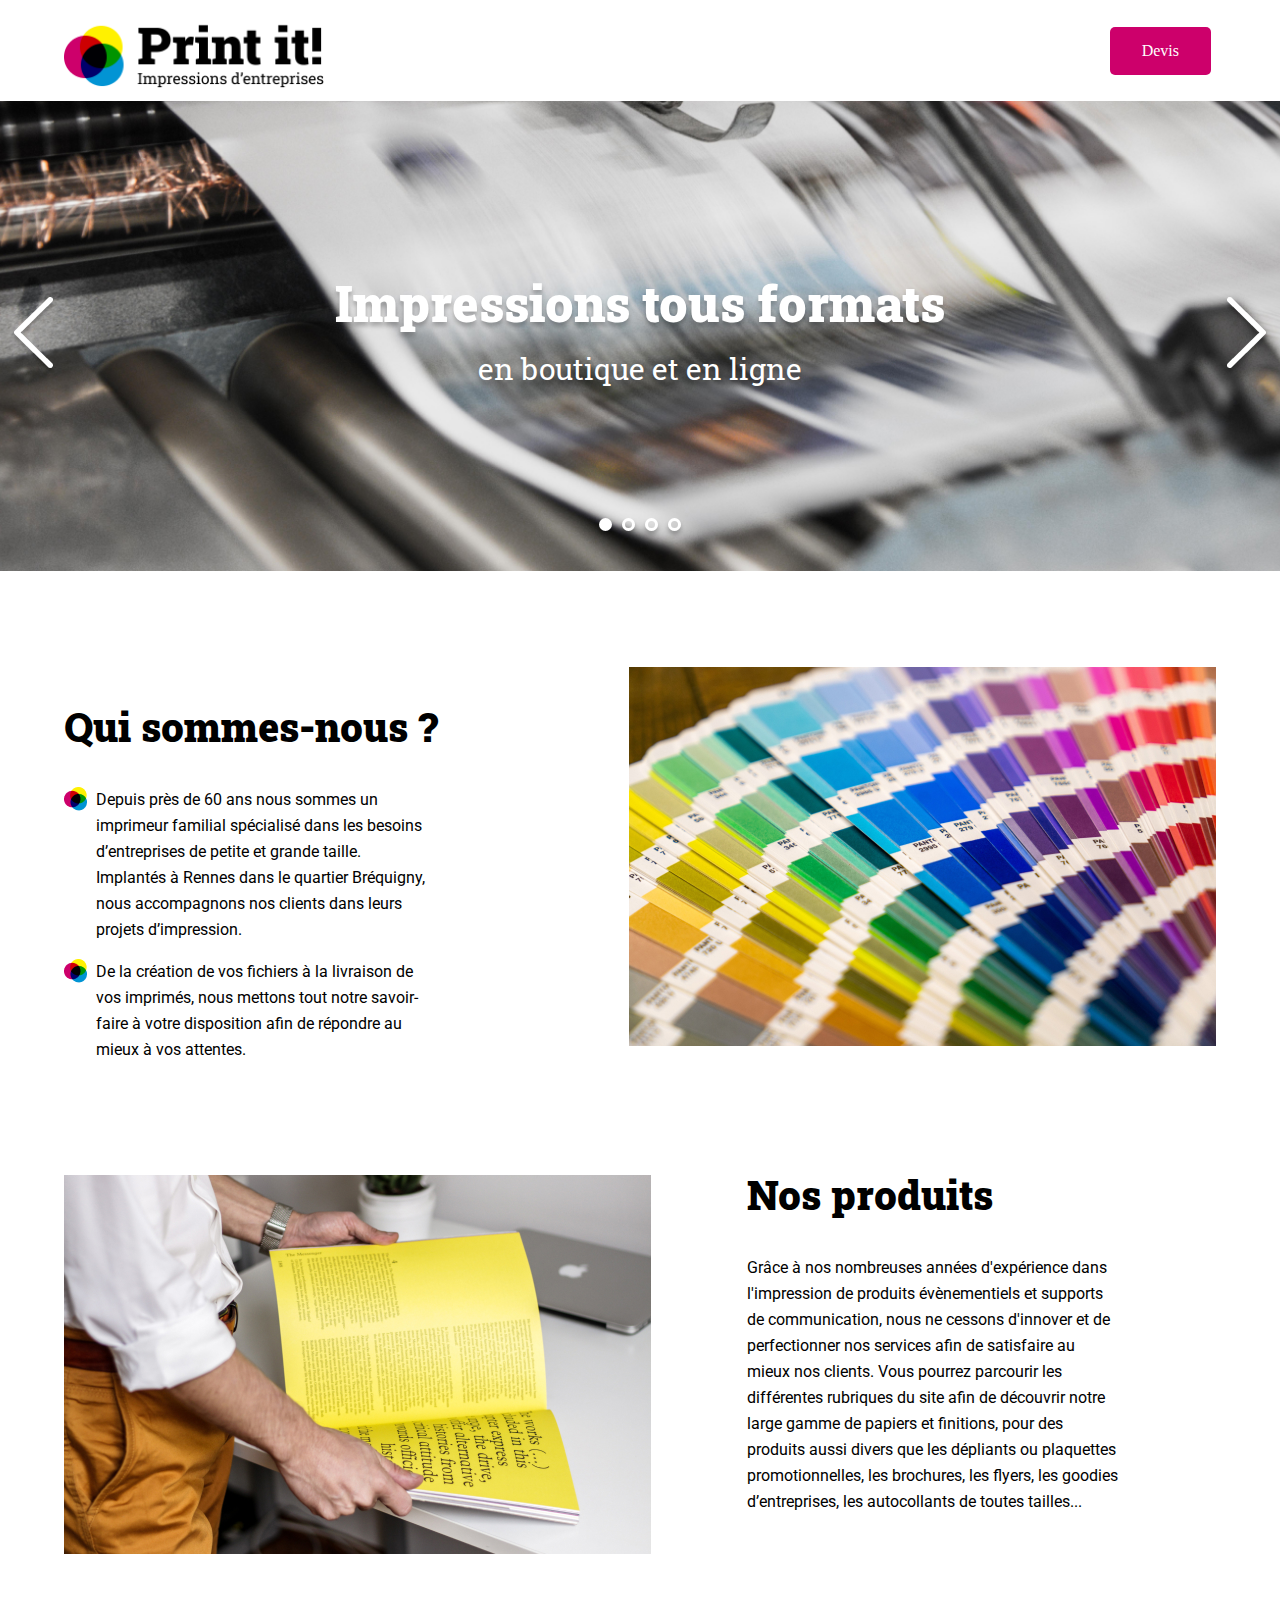
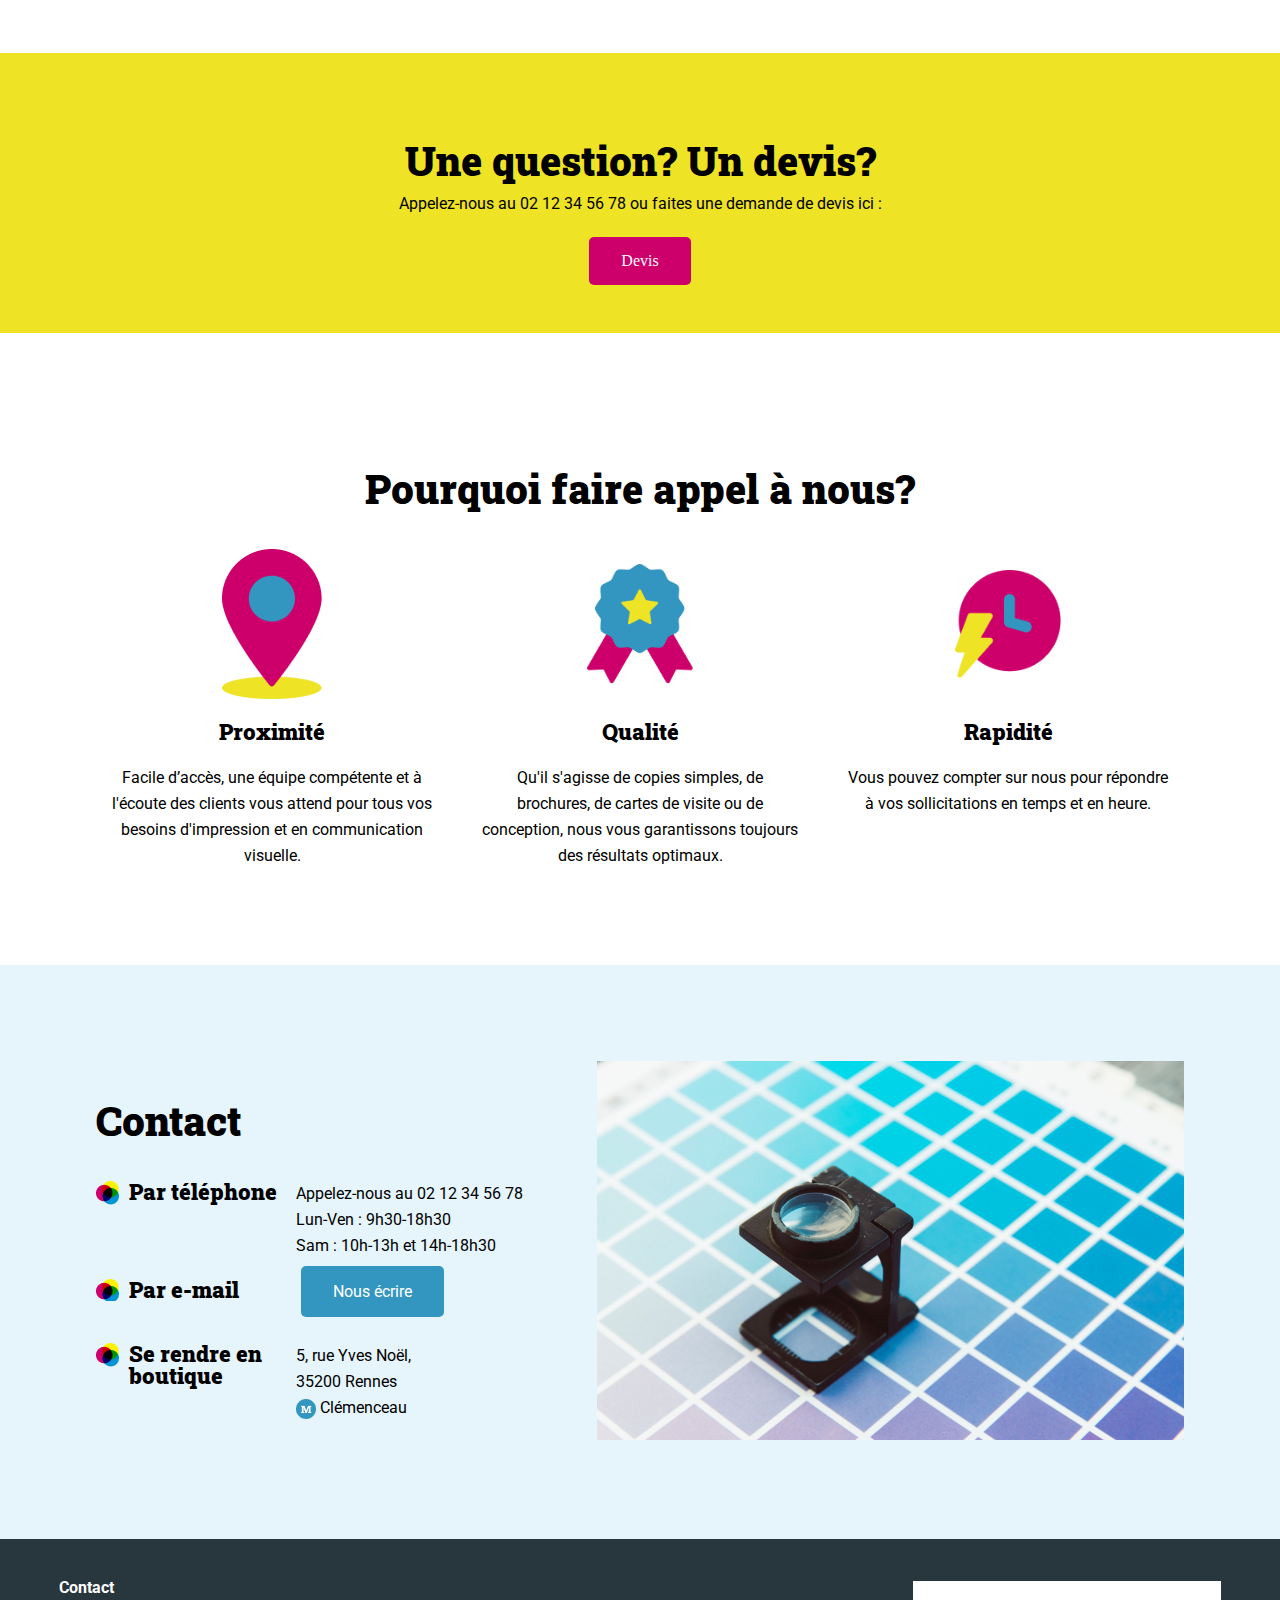
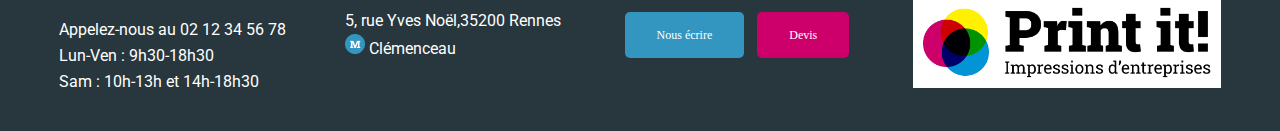
<file: index.html>
<!DOCTYPE html>
<html lang="fr">

<head>
	<meta charset="UTF-8">
	<meta name="viewport" content="width=device-width, initial-scale=1.0">
	<title>Print it ! - Impressions d'entreprise</title>
	<link rel="stylesheet" href="./assets/style.css">
	<link rel="preconnect" href="https://fonts.googleapis.com">
	<link rel="preconnect" href="https://fonts.gstatic.com" crossorigin>
	<link
		href="https://fonts.googleapis.com/css2?family=Roboto:wght@400;700&family=Roboto+Slab:wght@400;900&display=swap"
		rel="stylesheet">
</head>

<body>
	<header class="container">
		<h1>
			<img class="logo" src="./assets/images/logo.png" alt="Print it ! Impressions d'entreprises">
		</h1>
		<a class="btn devis" href="mailto:contact@print-it.tld">Devis</a>
	</header>
	<main>
		<div id="banner">
			<img class="banner-img" src="./assets/images/slideshow/slide1.jpg" alt="Banner Print-it">
			<!-- Images des Flèches dans la bannière -->
			<img class="arrow arrow_left" src="./assets/images/arrow_left.png" alt="Image précédente">
			<img class="arrow arrow_right" src="./assets/images/arrow_right.png" alt="Image suivante">
			<p>Impressions tous formats <span>en boutique et en ligne</span></p>
			<div class="dots">
			</div>
		</div>
		<section id="about-us" class="container">
			<div>
				<h2>Qui sommes-nous ?</h2>
				<ul>
					<li>Depuis près de 60 ans nous sommes un imprimeur familial spécialisé dans les besoins
						d’entreprises de petite et grande taille. Implantés à Rennes dans le quartier Bréquigny, nous
						accompagnons nos clients dans leurs projets d’impression.</li>
					<li>De la création de vos fichiers à la livraison de vos imprimés, nous mettons tout notre
						savoir-faire à votre disposition afin de répondre au mieux à vos attentes.</li>
				</ul>
			</div>
			<aside>
				<img src="./assets/images/colors.jpg" alt="palette multicolore">
			</aside>
		</section>
		<section id="products" class="container">
			<div>
				<h2>Nos produits</h2>
				<p>Grâce à nos nombreuses années d'expérience dans l'impression de produits évènementiels et supports de
					communication, nous ne cessons d'innover et de perfectionner nos services afin de satisfaire au
					mieux nos clients. Vous pourrez parcourir les différentes rubriques du site afin de découvrir notre
					large gamme de papiers et finitions, pour des produits aussi divers que les dépliants ou plaquettes
					promotionnelles, les brochures, les flyers, les goodies d’entreprises, les autocollants de toutes
					tailles... </p>
			</div>
			<aside>
				<img src="./assets/images/yellow-book.jpg" alt="Imprimeur avec un livre jaune dans les mains">
			</aside>

		</section>
		<section id="question" class="bg-yellow">
			<h2>Une question? Un devis?</h2>
			<p>Appelez-nous au 02 12 34 56 78 ou faites une demande de devis ici :</p>
			<a href="mailto:contact@print-it.tld" class="btn devis">Devis</a>
		</section>
		<section id="why-us" class="container">
			<h2>Pourquoi faire appel à nous?</h2>
			<div>
				<article>
					<img src="./assets/images/proximity-icon.png" alt="Icône Proximité">
					<h3>Proximité</h3>
					<p>Facile d’accès, une équipe compétente et à l'écoute des clients vous attend pour tous vos besoins
						d'impression et en communication visuelle.</p>
				</article>
				<article>
					<img src="./assets/images/quality-icon.png" alt="Icône Qualité">
					<h3>Qualité</h3>
					<p>Qu'il s'agisse de copies simples, de brochures, de cartes de visite ou de conception, nous vous
						garantissons toujours des résultats optimaux.</p>
				</article>
				<article>
					<img src="./assets/images/speedy-icon.png" alt="Rapidité Qualité">
					<h3>Rapidité</h3>
					<p>Vous pouvez compter sur nous pour répondre à vos sollicitations en temps et en heure.</p>
				</article>
			</div>
		</section>
		<section id="contact" class="bg-lightblue">
			<div class="container">
				<div>
					<h2>Contact</h2>
					<div>
						<h3>Par téléphone</h3>
						<ul>
							<li>Appelez-nous au 02 12 34 56 78</li>
							<li>Lun-Ven : 9h30-18h30</li>
							<li>Sam : 10h-13h et 14h-18h30</li>
						</ul>
					</div>
					<div>
						<h3>Par e-mail</h3>
						<p>
							<a href="mailto:contact@print-it.tld" class="btn">Nous écrire</a>
						</p>
					</div>
					<div>
						<h3>Se rendre en boutique</h3>
						<p>5, rue Yves Noël,<br>
							35200 Rennes<br>
							<img class="inline-icon" src="./assets/images/metro.png" alt="metro" /> Clémenceau
						</p>
					</div>
				</div>
				<div>
					<img src="./assets/images/magnifying-glass.jpg" alt="Loupe avec palette bleue">
				</div>

			</div>
		</section>
	</main>
	<footer>
		<div>
			<p class="footer-contact">Contact</p>
			<ul>
				<li>Appelez-nous au 02 12 34 56 78</li>
				<li>Lun-Ven : 9h30-18h30</li>
				<li>Sam : 10h-13h et 14h-18h30</li>
			</ul>
		</div>
		<div>
			<p>5, rue Yves Noël,35200 Rennes<br>
				<img src="./assets/images/metro.png" alt="metro" /> Clémenceau
			</p>
		</div>
		<div>
			<a href="mailto:contact@print-it.tld" class="btn">Nous écrire</a>
			<a href="mailto:contact@print-it.tld?subject=Demande&nbsp;de&nbsp;devis" class="btn devis">Devis</a>
		</div>
		<div>
			<img class="footer-logo" src="./assets/images/logo.png" alt="Print it ! Impressions d'entreprises">
		</div>
	</footer>
	<script src="./assets/script.js"></script>
</body>

</html>
</file>
<file: assets/style.css>
/* variables declaration */
:root {
    --primary-color: #3396c0;
    --secondary-color: #cd006b;
    --third-color: #eee325;
}

/* Reset CSS */
* {
    -webkit-box-sizing: border-box;
    -moz-box-sizing: border-box;
    box-sizing: border-box;
}
html,
body,
div,
span,
applet,
object,
iframe,
h1,
h2,
h3,
h4,
h5,
h6,
p,
blockquote,
pre,
a,
abbr,
acronym,
address,
big,
cite,
code,
del,
dfn,
em,
img,
ins,
kbd,
q,
s,
samp,
small,
strike,
strong,
sub,
sup,
tt,
var,
b,
u,
i,
center,
dl,
dt,
dd,
ol,
ul,
li,
fieldset,
form,
label,
legend,
table,
caption,
tbody,
tfoot,
thead,
tr,
th,
td,
article,
aside,
canvas,
details,
embed,
figure,
figcaption,
footer,
header,
hgroup,
menu,
nav,
output,
ruby,
section,
summary,
time,
mark,
audio,
video {
    margin: 0;
    padding: 0;
    border: 0;
    font: inherit;
    font-size: 100%;
    vertical-align: baseline;
}
/* HTML5 display-role reset for older browsers */
article,
aside,
details,
figcaption,
figure,
footer,
header,
hgroup,
menu,
nav,
section {
    display: block;
}
body {
    line-height: 1;
}
ol,
ul {
    list-style: none;
}
blockquote,
q {
    quotes: none;
}
blockquote:before,
blockquote:after,
q:before,
q:after {
    content: none;
}
table {
    border-collapse: collapse;
    border-spacing: 0;
}
body {
}
section {
    margin-block: 6em;
}
h2 {
    font-family: "Roboto Slab", sans-serif;
    font-size: 40px;
    font-weight: 900;
    margin-block: 1em;
}
h3 {
    font-family: "Roboto Slab", sans-serif;
    font-size: 22px;
    font-weight: 900;
    margin-block: 1em;
}

p,
li {
    font-family: Roboto, sans-serif;
    font-size: 16px;
    line-height: 26px;
}
.container {
    max-width: 1440px;
    margin-inline: auto;
    padding-inline: 5%;
}
header {
    display: flex;
    justify-content: space-between;
    align-items: center;
}
.logo {
    width: 260px;
    margin-block: 10px;
}

.btn {
    background-color: var(--primary-color);
    padding: 16px 32px;
    margin-inline: 5px;
    border-radius: 5px;
    color: white;
    text-decoration: none;
}
.devis {
    background-color: var(--secondary-color);
}

#banner {
    display: flex;
    flex-direction: column;
    align-items: center;
    justify-content: center;
    width: 100%;
    min-height: 470px;
    position: relative;
}
.banner-img {
    position: absolute;
    width: 100%;
    height: 100%;
    z-index: -1;
    object-fit: cover;
    object-position: center;
}
/* Code CSS en prévision de l'ajout d'un carousel pour la bannière */
/* Gestion des fleches du carrousel */
#banner .arrow {
    position: absolute;
}
#banner .arrow_left {
    left: 10px;
}
#banner .arrow_right {
    right: 10px;
}
/* Gestion des points du carrousel */
.dots {
    position: absolute;
    bottom: 40px;
    display: flex;
}
.dot {
    margin-inline: 5px;
    width: 13px;
    height: 13px;
    background-color: #ffffff00;
    border: 3px solid #fff;
    border-radius: 100%;
    box-shadow: 0 4px 4px rgba(0, 0, 0, 0.25);
}
.dot_selected {
    background-color: #fff;
}
/* Fin du code CSS pour le carousel */
#banner p {
    font-family: "Roboto Slab", sans-serif;
    font-weight: 900;
    font-size: 50px;
    line-height: 66px;
    color: white;
    text-shadow: 0 4px 4px rgba(0, 0, 0, 0.25);
    text-align: center;
}
#banner span {
    display: block;
    font-weight: 400;
    font-size: 30px;
}
#about-us {
    display: flex;
}
#about-us article,
#about-us aside {
    flex: 1;
}
#about-us li {
    background: url("./images/tricolor-icon.png") no-repeat left top;
    font-size: 16px;
    line-height: 26px;
    padding-left: 2em;
    width: 65%;
    margin-bottom: 1em;
}

#products {
    display: flex;
    align-items: flex-start;
    flex-direction: row-reverse;
}
#products div,
#products aside {
    flex: 1;
}
#products div {
    padding: 0 6em;
}
#products h2 {
    margin-top: 0;
}
.bg-yellow {
    background-color: var(--third-color);
}
#question {
    display: flex;
    flex-direction: column;
    align-items: center;
    padding-block: 3em;
}
#question h2 {
    margin-bottom: 10px;
}
#question p {
    margin-bottom: 20px;
}

#why-us {
    display: flex;
    flex-direction: column;
    text-align: center;
}
#why-us > div {
    display: flex;
    justify-content: space-evenly;
}
#why-us article {
    max-width: 320px;
    display: flex;
    flex-direction: column;
}
#why-us img {
    width: 33%;
    height: 150px;
    text-align: center;
    margin-inline: auto;
    margin-block: 0;
    object-fit: contain;
}

.bg-lightblue {
    background-color: #e6f4fb;
}
#contact {
    margin-bottom: 0;
}
#contact article,
#contact div {
    flex: 1;
}

#contact .container {
    flex-direction: row;
    display: flex;
    padding: 6em;
}

#contact .container > div > div {
    display: flex;
    padding-bottom: 20px;
}

#contact h3 {
    margin-top: 0;
    background: url("./images/tricolor-icon.png") no-repeat left top;
    padding-left: 1.5em;
    width: 200px;
}
.inline-icon {
    vertical-align: middle;
}
footer {
    background-color: #28363d;
    color: white;
    display: flex;
    padding-block: 3em;
    justify-content: space-evenly;
    font-size: 12px;
    align-items: center;
}
footer div {
    position: relative;
}
.footer-logo {
    background-color: white;
    max-width: 308px;
    padding: 10px;
}
.footer-contact {
    margin-bottom: 1em;
    font-weight: 700;
    font-size: 16px;
}

@media all and (max-width: 1250px) {
    #contact > article {
        flex: 2;
    }
}
</file>
